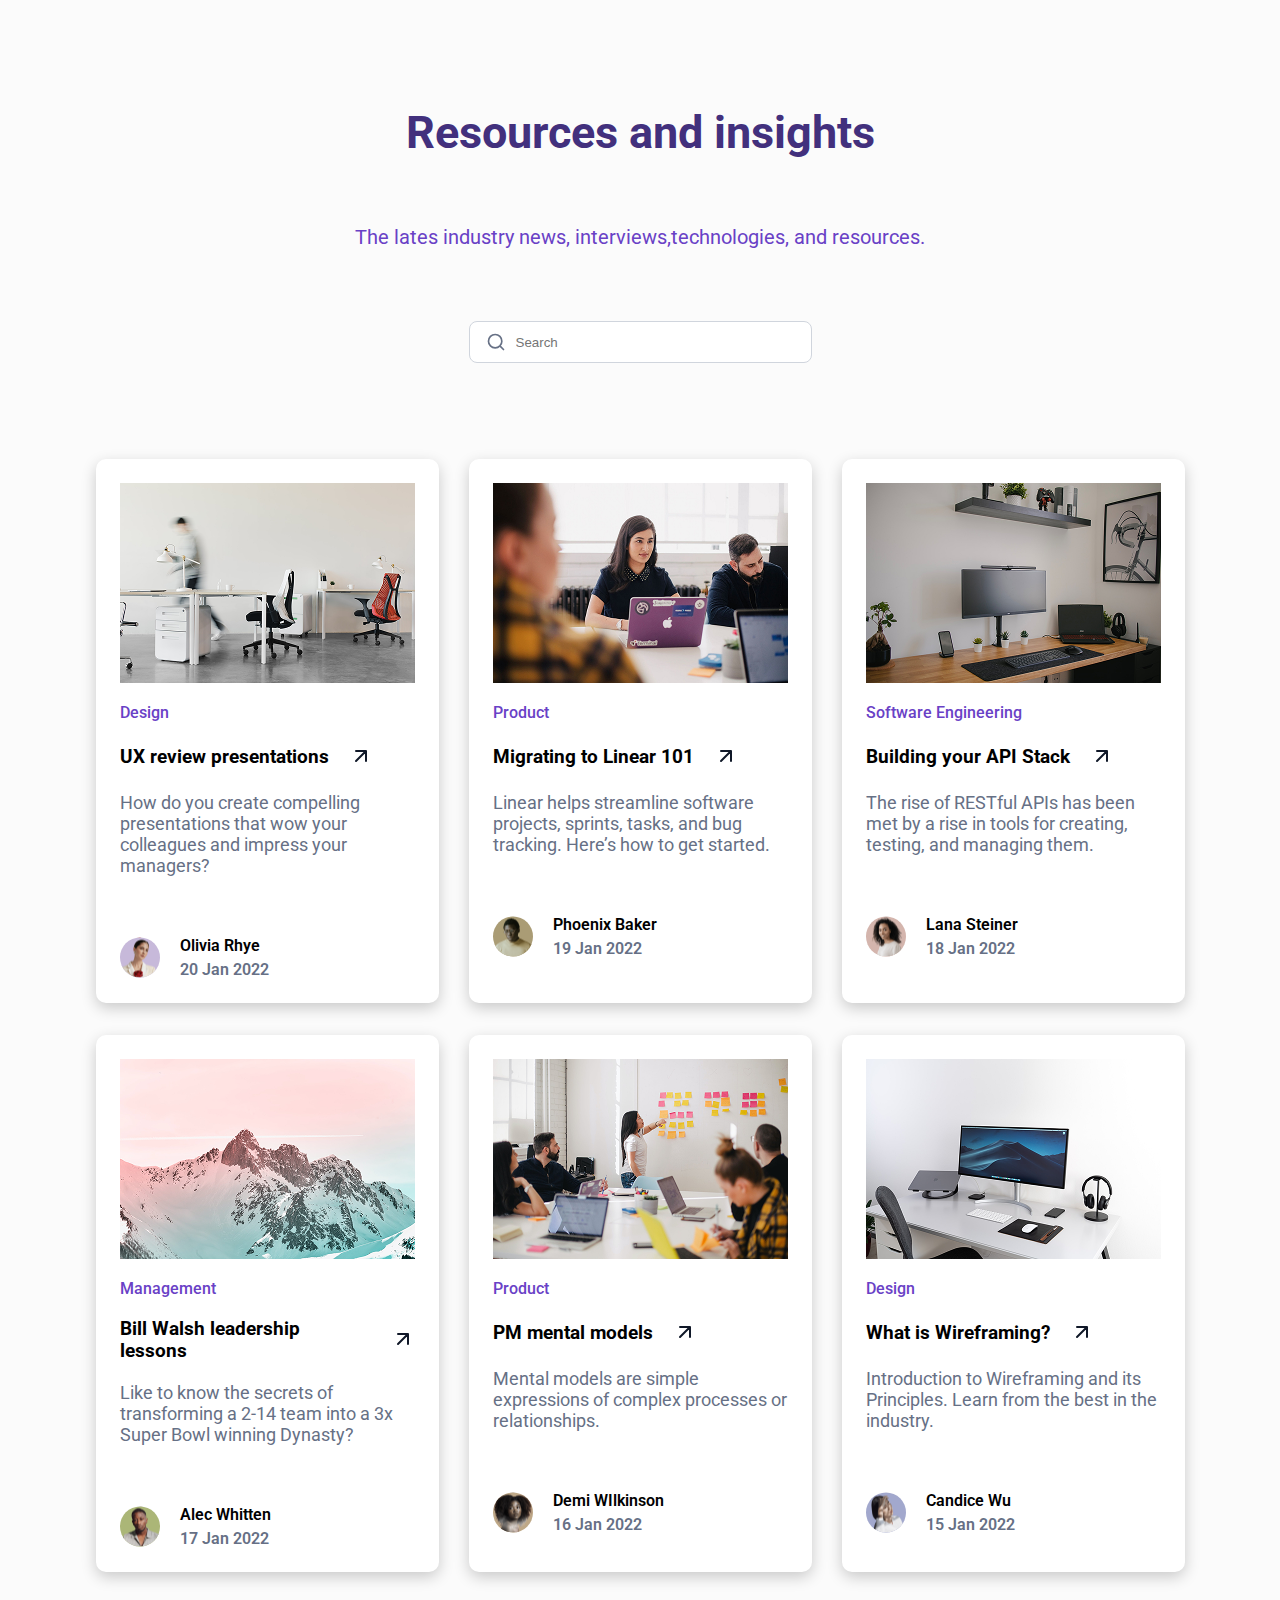
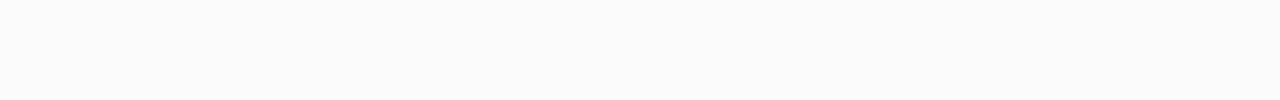
<file: index.html>
<!DOCTYPE html>
<html lang="en">
<head>
    <meta charset="UTF-8">
    <meta name="viewport" content="width=device-width, initial-scale=1.0">
    <title>Blog</title>
    <link rel="preconnect" href="https://fonts.googleapis.com">
    <link rel="preconnect" href="https://fonts.gstatic.com" crossorigin>
    <link href="https://fonts.googleapis.com/css2?family=Roboto:ital,wght@0,100..900;1,100..900&display=swap" rel="stylesheet">
    <link rel="stylesheet" href="assets/css/style.css">
    <script src="assets/js/script.js" defer></script>
</head>
<body>
    <header class="blog-header">
        <h1>Resources and insights</h1>
        <h2>The lates industry news, interviews,technologies, and resources.</h2>

        <div class="search-bar">
            <img src="assets/img/search-icon.svg" alt="searc icon">
            <input type="text" name="search-input" placeholder="Search">
        </div>
    </header>

    <main>
        <section class="blog-cards">
            <div class="first">
                <div class="card">
                    <img src="assets/img/card-img-1.png">
                    <span class="category">Design</span>

                    <div class="blog-info">
                        <h3 class="title">UX review presentations</h3>
                        <a href="#" class="read"><img src="assets/img/read-icon.svg"></a>
                    </div>

                    <p class="about">How do you create compelling presentations that wow your colleagues and impress your managers?</p>

                    <div class="profile">
                        <img src="assets/img/profile-img-1.svg">

                        <div class="text-box">
                            <p class="username">Olivia Rhye</p>
                            <span class="date">20 Jan 2022</span>
                        </div>
                    </div>
                </div>

                <div class="card">
                    <img src="assets/img/card-img-2.png">
                    <span class="category">Product</span>

                    <div class="blog-info">
                        <h3 class="title">Migrating to Linear 101</h3>
                        <a href="#" class="read"><img src="assets/img/read-icon.svg"></a>
                    </div>

                    <p class="about">Linear helps streamline software projects, sprints, tasks, and bug tracking. Here’s how to get started.</p>

                    <div class="profile">
                        <img src="assets/img/profile-img-2.svg">

                        <div class="text-box">
                            <p class="username">Phoenix Baker</p>
                            <span class="date">19 Jan 2022</span>
                        </div>
                    </div>
                </div>

                <div class="card">
                    <img src="assets/img/card-img-3.png">
                    <span class="category">Software Engineering</span>
                    <div class="blog-info">
                        <h3 class="title">Building your API Stack</h3>
                        <a href="#" class="read"><img src="assets/img/read-icon.svg"></a>
                    </div>

                    <p class="about">The rise of RESTful APIs has been met by a rise in tools for creating, testing, and managing them.</p>

                    <div class="profile">
                        <img src="assets/img/profile-img-3.svg">
                        <div class="text-box">
                            <p class="username">Lana Steiner</p>
                            <span class="date">18 Jan 2022</span>
                        </div>
                    </div>
                </div>
            </div>
            
            <div class="second">
                <div class="card">
                    <img src="assets/img/card-img-4.png">
                    <span class="category">Management</span>
                    <div class="blog-info">
                        <h3 class="title">Bill Walsh leadership lessons</h3>
                        <a href="#" class="read"><img src="assets/img/read-icon.svg"></a>
                    </div>

                    <p class="about">Like to know the secrets of transforming a 2-14 team into a 3x Super Bowl winning Dynasty?</p>

                    <div class="profile">
                        <img src="assets/img/profile-img-4.svg">
                        <div class="text-box">
                            <p class="username">Alec Whitten</p>
                            <span class="date">17 Jan 2022</span>
                        </div>
                    </div>
                </div>

                <div class="card">
                    <img src="assets/img/card-img-5.png">
                    <span class="category">Product</span>
                    <div class="blog-info">
                        <h3 class="title">PM mental models</h3>
                        <a href="#" class="read"><img src="assets/img/read-icon.svg"></a>
                    </div>

                    <p class="about">Mental models are simple expressions of complex processes or relationships.</p>

                    <div class="profile">
                        <img src="assets/img/profile-img-5.svg">
                        <div class="text-box">
                            <p class="username">Demi WIlkinson</p>
                            <span class="date">16 Jan 2022</span>
                        </div>
                    </div>
                </div>

                <div class="card">
                    <img src="assets/img/card-img-6.png">
                    <span class="category">Design</span>
                    <div class="blog-info">
                        <h3 class="title">What is Wireframing?</h3>
                        <a href="#" class="read"><img src="assets/img/read-icon.svg"></a>
                    </div>

                    <p class="about">Introduction to Wireframing and its Principles. Learn from the best in the industry.</p>

                    <div class="profile">
                        <img src="assets/img/profile-img-6.svg">
                        <div class="text-box">
                            <p class="username">Candice Wu</p>
                            <span class="date">15 Jan 2022</span>
                        </div>
                    </div>
                </div>
            </div>
        </section>
    </main>
</body>
</html>
</file>
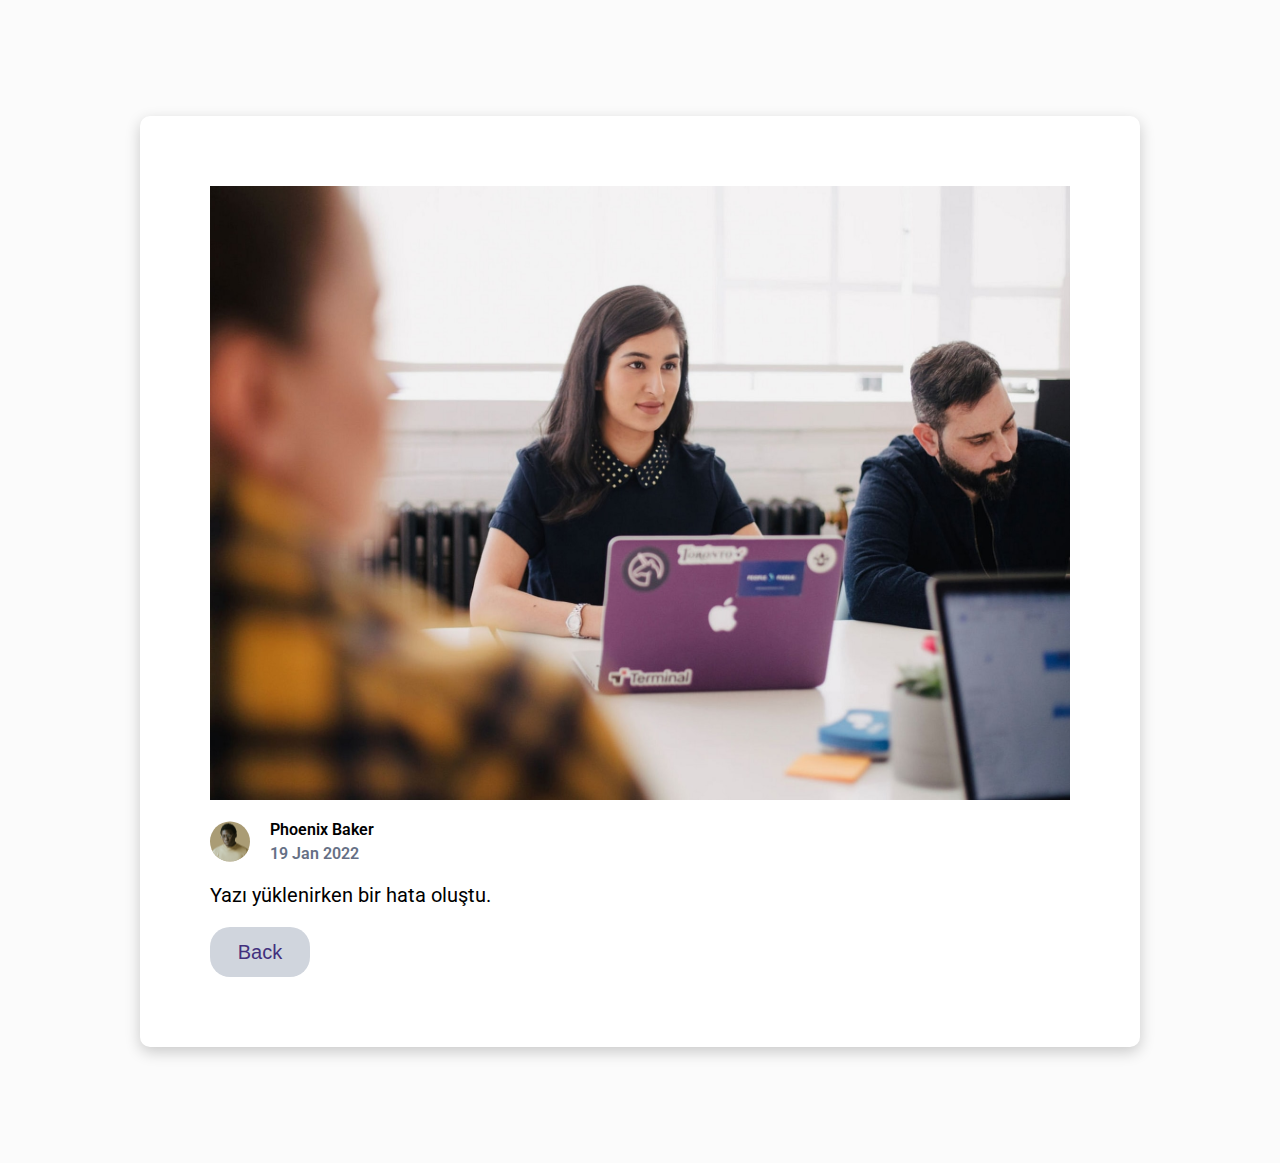
<file: blog-2.html>
<!DOCTYPE html>
<html lang="en">
<head>
    <meta charset="UTF-8">
    <meta name="viewport" content="width=device-width, initial-scale=1.0">
    <title>Migrating to Linear 101</title>
    <link rel="preconnect" href="https://fonts.googleapis.com">
    <link rel="preconnect" href="https://fonts.gstatic.com" crossorigin>
    <link href="https://fonts.googleapis.com/css2?family=Roboto:ital,wght@0,100..900;1,100..900&display=swap" rel="stylesheet">
    <link rel="stylesheet" href="assets/css/style.css">
    <script src="assets/js/script.js" defer></script>
</head>
<body>
    <main class="blog">
        <div class="blog-card">
            <img src="assets/img/card-img-2.svg">

            <div class="profile">
                <img src="assets/img/profile-img-2.svg">
    
                <div class="text-box">
                    <p class="username">Phoenix Baker</p>
                    <span class="date">19 Jan 2022</span>
                </div>
            </div>
            <div class="article" data-id="2">
                <!-- title class= "blog-title" -->
                <!-- text class="blog-text"  -->
            </div>
            <button type="button"><a href="index.html">Back</a></button>
        </div>
    </main>
</body>
</html>
</file>
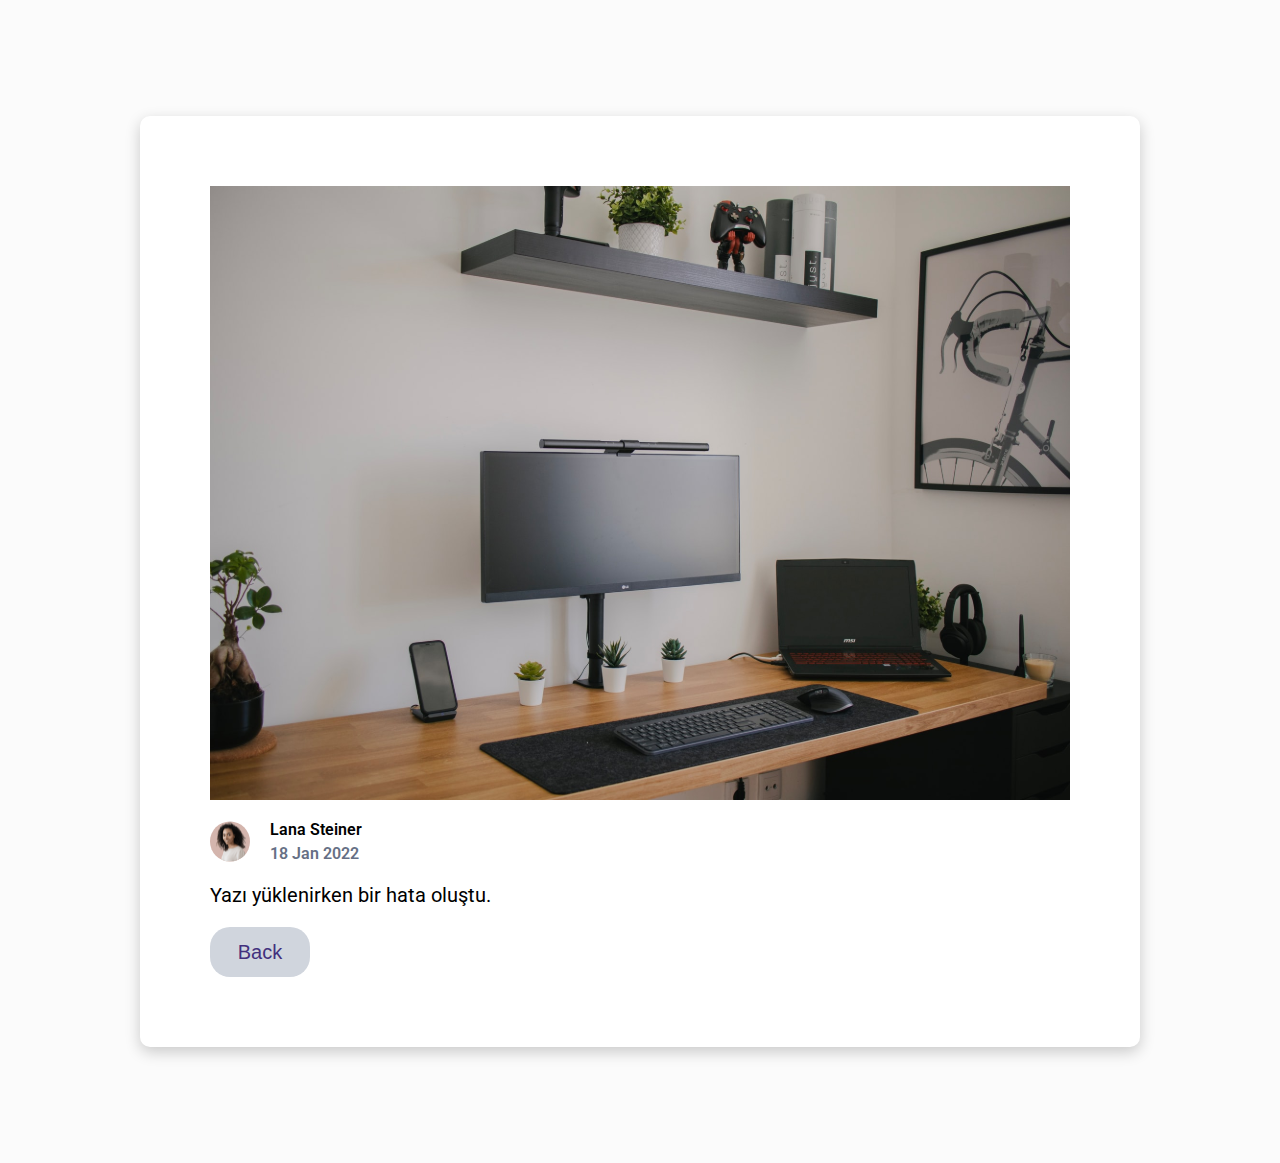
<file: blog-3.html>
<!DOCTYPE html>
<html lang="en">
<head>
    <meta charset="UTF-8">
    <meta name="viewport" content="width=device-width, initial-scale=1.0">
    <title>Building your API Stack</title>
    <link rel="preconnect" href="https://fonts.googleapis.com">
    <link rel="preconnect" href="https://fonts.gstatic.com" crossorigin>
    <link href="https://fonts.googleapis.com/css2?family=Roboto:ital,wght@0,100..900;1,100..900&display=swap" rel="stylesheet">
    <link rel="stylesheet" href="assets/css/style.css">
    <script src="assets/js/script.js" defer></script>
</head>
<body>
    <main class="blog">
        <div class="blog-card">
            <img src="assets/img/card-img-3.svg">
            <div class="profile">
                <img src="assets/img/profile-img-3.svg">
                <div class="text-box">
                    <p class="username">Lana Steiner</p>
                    <span class="date">18 Jan 2022</span>
                </div>
            </div>
            <div class="article" data-id="3">
                <!-- title class= "blog-title" -->
                <!-- text class="blog-text"  -->
            </div>
            <button type="button"><a href="index.html">Back</a></button>
        </div>
    </main>
</body>
</html>
</file>
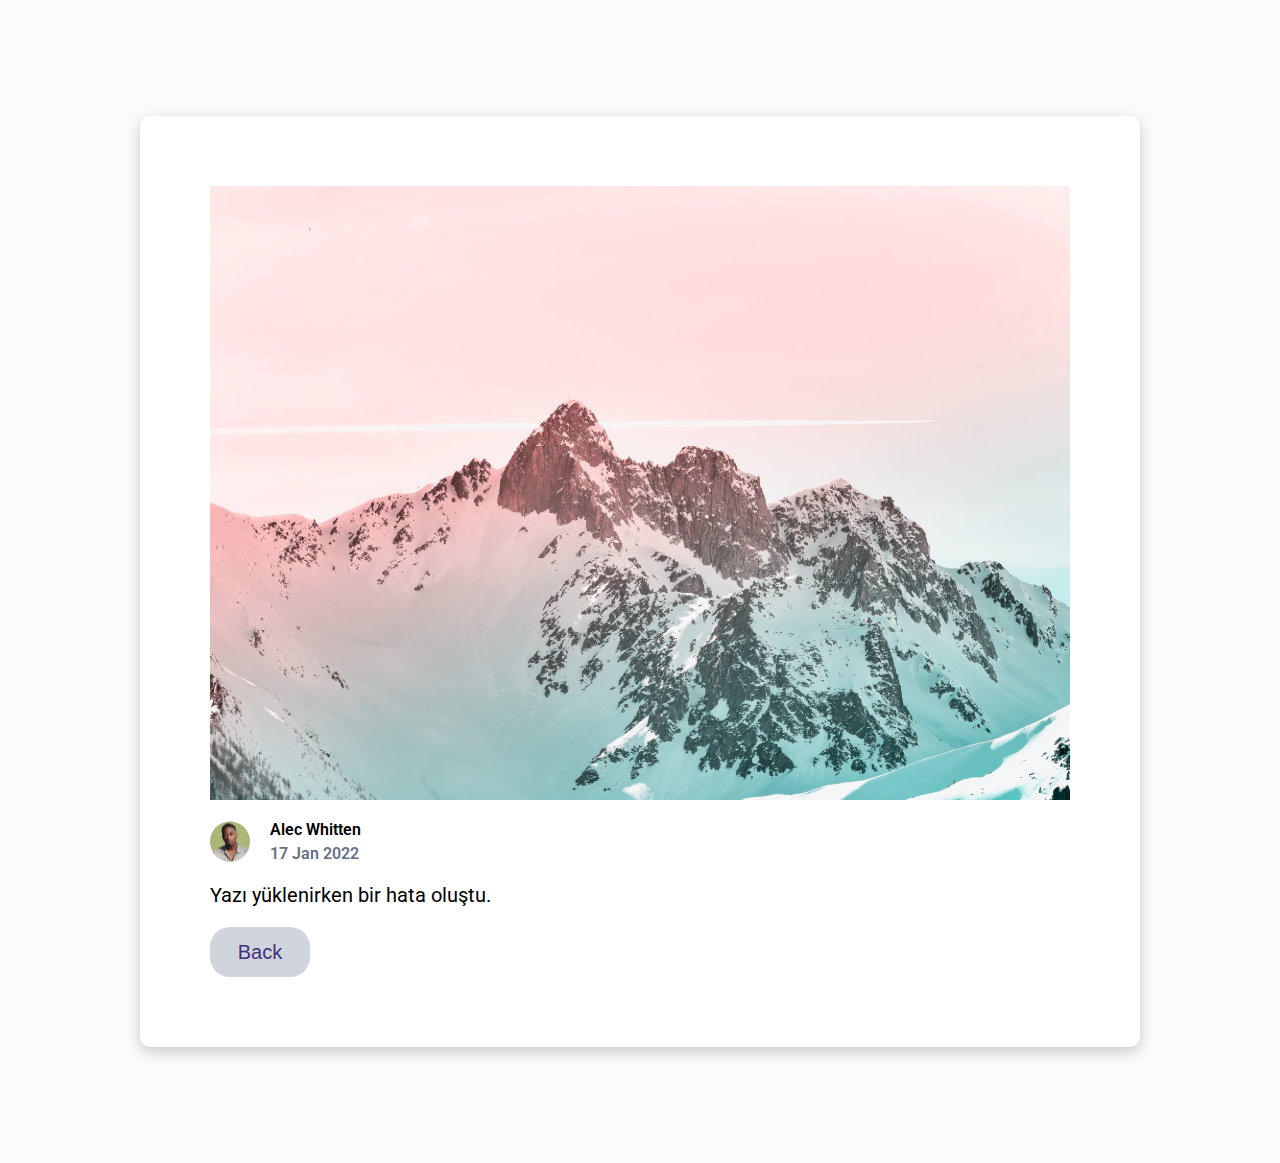
<file: blog-4.html>
<!DOCTYPE html>
<html lang="en">
<head>
    <meta charset="UTF-8">
    <meta name="viewport" content="width=device-width, initial-scale=1.0">
    <title>Bill Walsh leadership lessons</title>
    <link rel="preconnect" href="https://fonts.googleapis.com">
    <link rel="preconnect" href="https://fonts.gstatic.com" crossorigin>
    <link href="https://fonts.googleapis.com/css2?family=Roboto:ital,wght@0,100..900;1,100..900&display=swap" rel="stylesheet">
    <link rel="stylesheet" href="assets/css/style.css">
    <script src="assets/js/script.js" defer></script>
</head>
<body>
    <main class="blog">
        <div class="blog-card">
            <img src="assets/img/card-img-4.svg">

            <div class="profile">
                <img src="assets/img/profile-img-4.svg">
                <div class="text-box">
                    <p class="username">Alec Whitten</p>
                    <span class="date">17 Jan 2022</span>
                </div>
            </div>
            <div class="article" data-id="4">
                <!-- title class= "blog-title" -->
                <!-- text class="blog-text"  -->
            </div>
            <button type="button"><a href="index.html">Back</a></button>
        </div>
    </main>
</body>
</html>
</file>
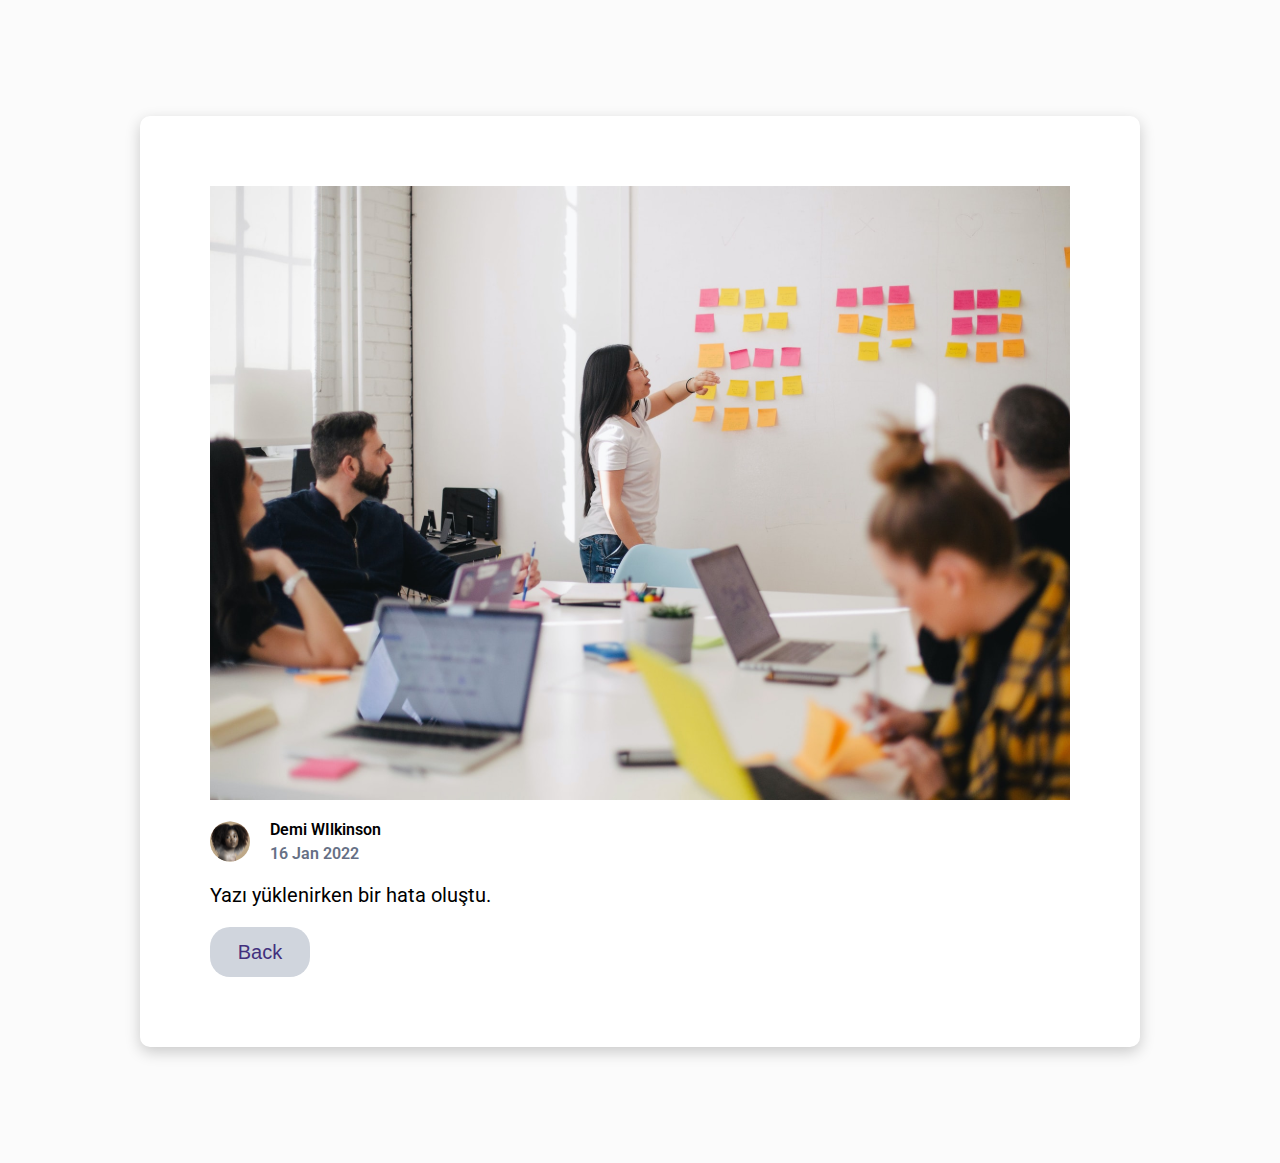
<file: blog-5.html>
<!DOCTYPE html>
<html lang="en">
<head>
    <meta charset="UTF-8">
    <meta name="viewport" content="width=device-width, initial-scale=1.0">
    <title>PM mental models</title>
    <link rel="preconnect" href="https://fonts.googleapis.com">
    <link rel="preconnect" href="https://fonts.gstatic.com" crossorigin>
    <link href="https://fonts.googleapis.com/css2?family=Roboto:ital,wght@0,100..900;1,100..900&display=swap" rel="stylesheet">
    <link rel="stylesheet" href="assets/css/style.css">
    <script src="assets/js/script.js" defer></script>
</head>
<body>
    <main class="blog">
        <div class="blog-card">
            <img src="assets/img/card-img-5.svg">
            <div class="profile">
                <img src="assets/img/profile-img-5.svg">
                <div class="text-box">
                    <p class="username">Demi WIlkinson</p>
                    <span class="date">16 Jan 2022</span>
                </div>
            </div>
            <div class="article" data-id="5">
                <!-- title class= "blog-title" -->
                <!-- text class="blog-text"  -->
            </div>
            <button type="button"><a href="index.html">Back</a></button>
        </div>
    </main>
</body>
</html>
</file>
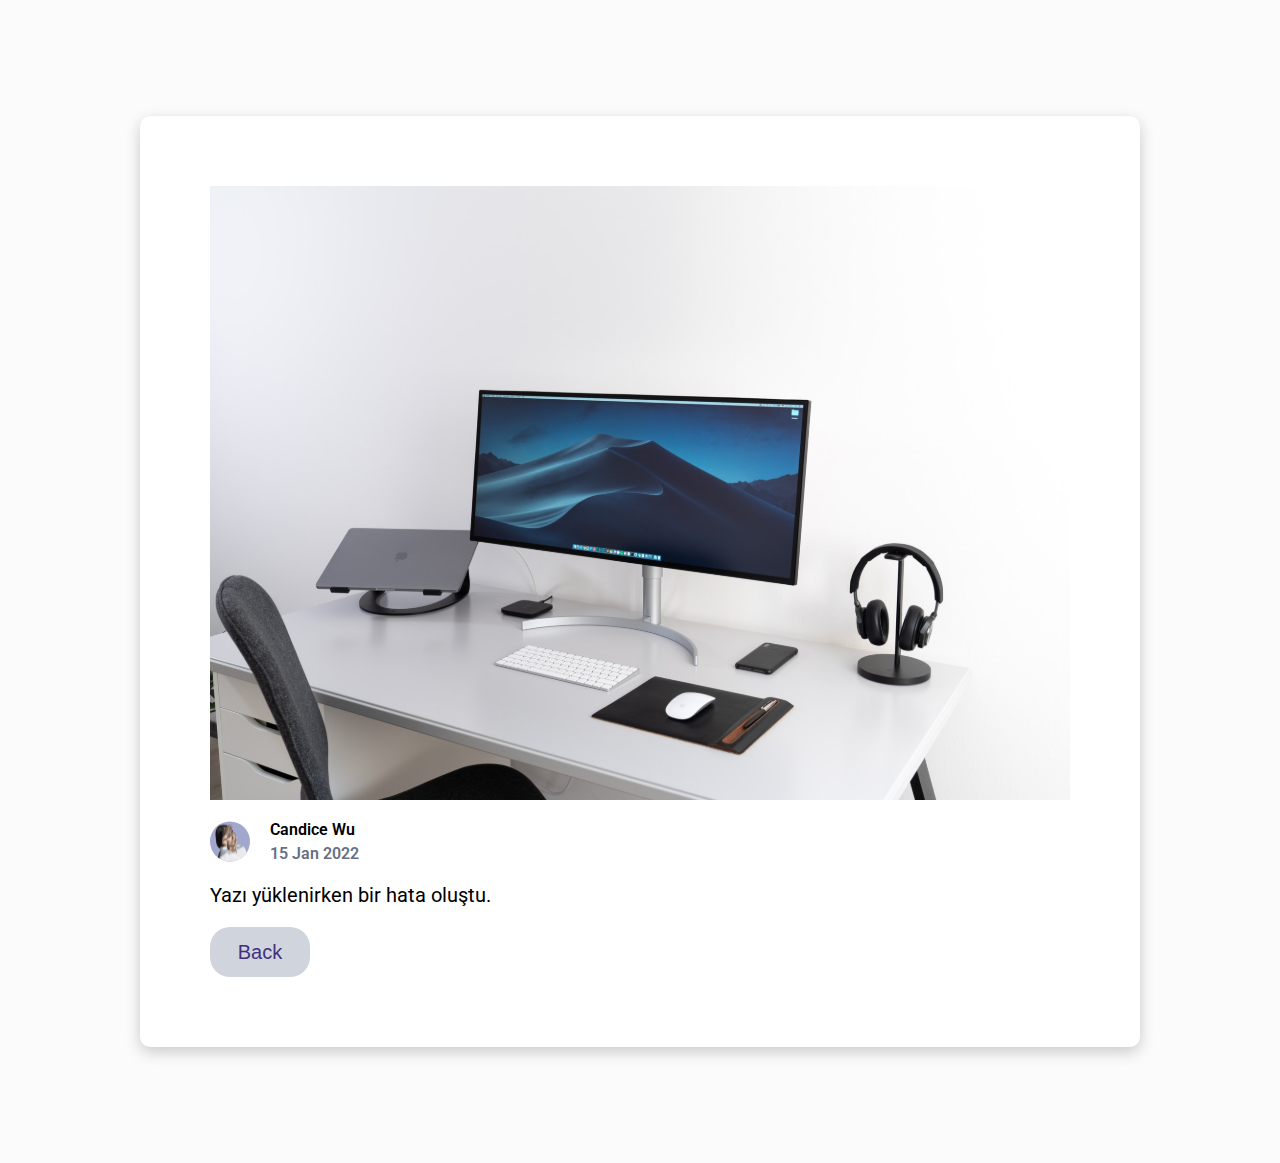
<file: blog-6.html>
<!DOCTYPE html>
<html lang="en">
<head>
    <meta charset="UTF-8">
    <meta name="viewport" content="width=device-width, initial-scale=1.0">
    <title>What is Wireframing?</title>
    <link rel="preconnect" href="https://fonts.googleapis.com">
    <link rel="preconnect" href="https://fonts.gstatic.com" crossorigin>
    <link href="https://fonts.googleapis.com/css2?family=Roboto:ital,wght@0,100..900;1,100..900&display=swap" rel="stylesheet">
    <link rel="stylesheet" href="assets/css/style.css">
    <script src="assets/js/script.js" defer></script>
</head>
<body>
    <main class="blog">
        <div class="blog-card">
            <img src="assets/img/card-img-6.svg">

            <div class="profile">
                <img src="assets/img/profile-img-6.svg">
                <div class="text-box">
                    <p class="username">Candice Wu</p>
                    <span class="date">15 Jan 2022</span>
                </div>
            </div>
            <div class="article" data-id="6">
                <!-- title class= "blog-title" -->
                <!-- text class="blog-text"  -->
            </div>
            <button type="button"><a href="index.html">Back</a></button>
        </div>
    </main>
</body>
</html>
</file>
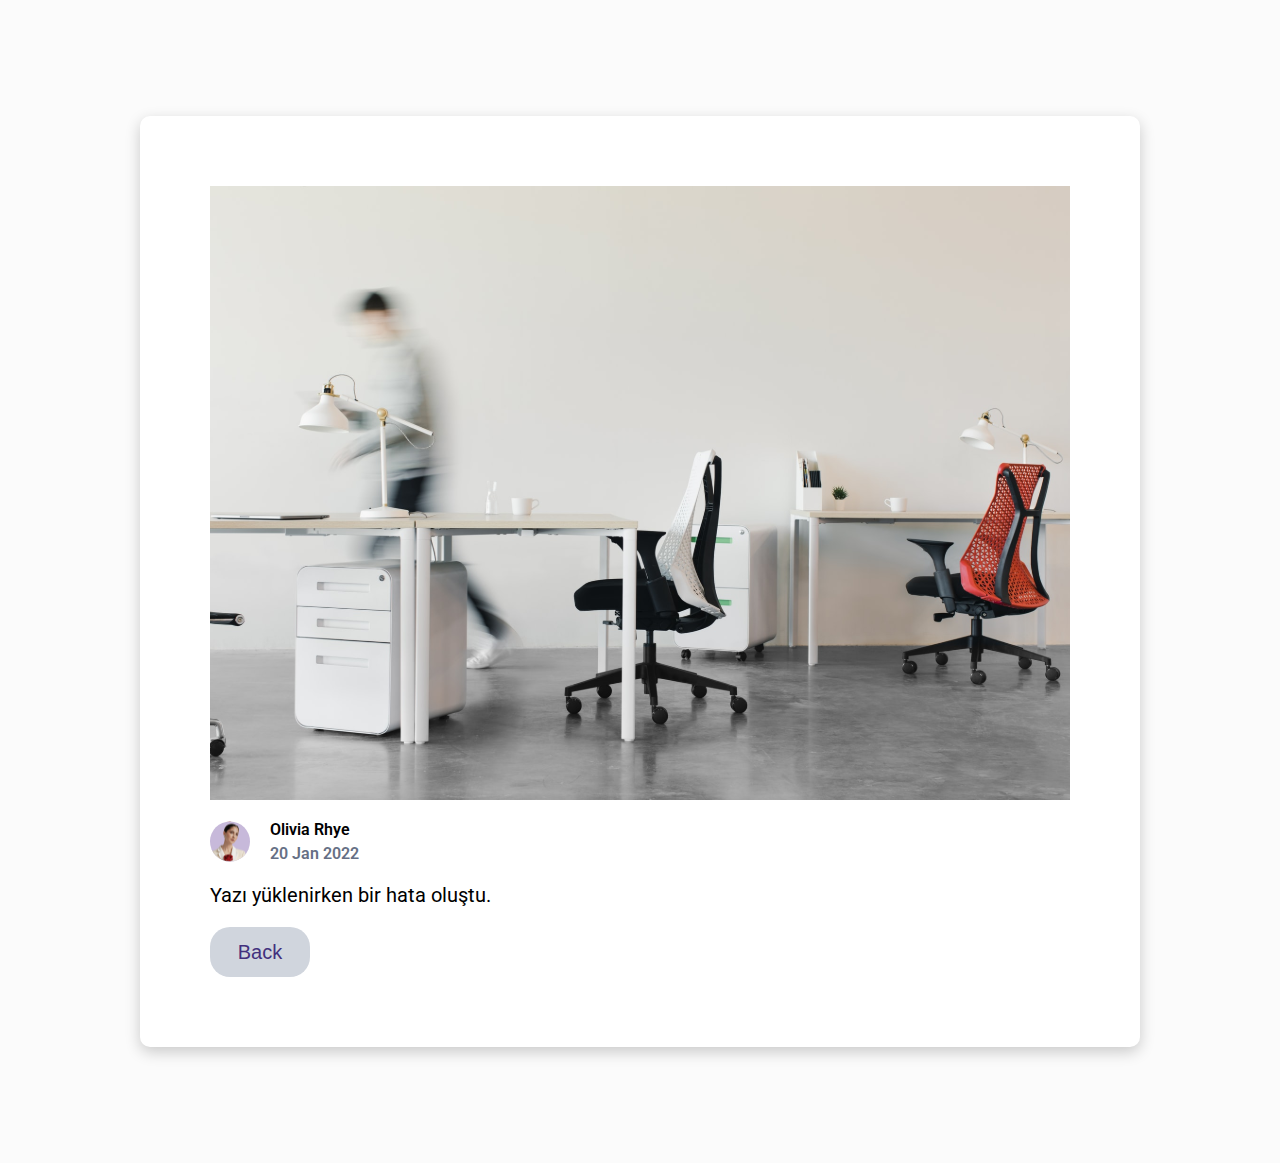
<file: blog.html>
<!DOCTYPE html>
<html lang="en">
<head>
    <meta charset="UTF-8">
    <meta name="viewport" content="width=device-width, initial-scale=1.0">
    <title>UX review presentations</title>
    <link rel="preconnect" href="https://fonts.googleapis.com">
    <link rel="preconnect" href="https://fonts.gstatic.com" crossorigin>
    <link href="https://fonts.googleapis.com/css2?family=Roboto:ital,wght@0,100..900;1,100..900&display=swap" rel="stylesheet">
    <link rel="stylesheet" href="assets/css/style.css">
    <script src="assets/js/script.js" defer></script>
</head>
<body>
    <main class="blog">
        <div class="blog-card">
            <img src="assets/img/card-img-1.svg">
            <div class="profile">
                <img src="assets/img/profile-img-1.svg">

                <div class="text-box">
                    <p class="username">Olivia Rhye</p>
                    <span class="date">20 Jan 2022</span>
                </div>
            </div>
                <div class="article" data-id="1">
                    <!-- title class= "blog-title" -->
                    <!-- text class="blog-text"  -->
                </div>

            <button type="button"><a href="index.html">Back</a></button>
        </div>
    </main>
</body>
</html>
</file>
<file: assets/css/style.css>
*{
    margin: 0;
    padding: 0;
    box-sizing: border-box;
}

body{
    background-color: #fbfbfb;
    padding: 70px 16px;
    font-family: "Roboto", sans-serif;
}

.blog-header{
    display: flex;
    flex-direction: column;
    align-items: center;
}

.blog-header button{
    border: none;
    background: #F3EBFF;
    border-radius: 16px;
    padding: 2px 10px;
    width: 106px;
    color: #6941C6;
    margin-bottom: 16px;
    font-weight: 600;
}

.blog-header h1{
    color: #42307D;
    font-size: 45px;
    padding: 10px 40px;
    text-align: center;
    margin-bottom: 16px;
}

.blog-header h2{
    color: #6941C6;
    font-weight: 400;
    text-align: center;
    font-size: 20px;
    margin-bottom: 32px;
}

.search-bar{
    display: flex;
    flex-direction: row;
    justify-content: center;
    width: 343px;
    border: 1px solid #D0D5DD;
    border-radius: 8px;
    padding: 10px 16px;
    gap: 10px;
    background-color: #FFFFFF;
    margin-bottom: 64px;
}

.search-bar input{
    width: 100%;
    border: none;
    background-color: transparent;
    color: #667085;
    outline: none;
}

.blog-cards{
    display: flex;
    flex-direction: column;
    align-items: center;
    justify-content: center;
}

.card{
    width: 343px;
    background-color: #FFFFFF;
    padding: 24px;
    display: flex;
    flex-direction: column;
    gap: 20px;
    margin-bottom: 32px;
    box-shadow: 0px 5px 15px rgba(0, 0, 0, 0.2);
    border-radius: 10px;
}

.category{
    color: #6941C6;
    font-weight: 500;
}

.blog-info{
    display: flex;
    flex-direction: row;
    align-items: center;
    gap: 20px;
}

.about{
    color: #667085;
    font-size: 18px;
    margin-bottom: 40px;
}

.profile{
    display: flex;
    flex-direction: row;
    gap: 20px;
}

.text-box{
    display: flex;
    flex-direction: column;
    gap: 5px;
}

.username{
    font-weight: 600;
}

.date{
    color: #667085;
    font-weight: 600;
}

.blog{
    display: flex;
    justify-content: center;
    padding: 20px;
}

.blog-card{
    width: 343px;
    padding: 24px;
    background-color: #FFFFFF;
    box-shadow: 0px 5px 15px rgba(0, 0, 0, 0.2);
    display: flex;
    justify-content: center;
    flex-direction: column;
    gap: 20px;
    border-radius: 10px;
}
.article h2{
    color: #42307D;
    font-size: 25px;
    margin-bottom: 10px;
}

.article p{
    font-size: 20px ;
}
.blog-card button{
    border: none;
    background-color: #D0D5DD;
    width: 60px;
    padding: 10px 20px;
    border-radius: 20px;
    display: flex;
    justify-content: center;
    align-items: center;
}

.blog-card a{
    text-decoration: none;
    color: #42307D;
    font-size: 15px;
    font-weight: 600;
}



@media(min-width:768px){
    body{
        padding: 96px 16px;
    }
    .blog-header{
        gap: 40px;
    }
    .search-bar{
        margin-bottom: 96px;
    }

    .first{
        display: flex;
        flex-direction: row;
        gap: 30px;
    }

    .second{
        display: flex;
        flex-direction: row;
        gap: 30px;
    }

    .blog-card{
        width: 740px;
        justify-content: center;
        padding: 50px;
    }

    .blog-card button{
        width: 80px;
        height: 40px;
    }

    .blog-card a{
        font-size: 20px;
        font-weight: 500;
    }

}


@media(min-width:1024px){
    .blog-card{
        width: 1000px;
        padding: 70px;
    }

    .blog-card button{
        width:100px;
        height: 50px;
    }
}
</file>
